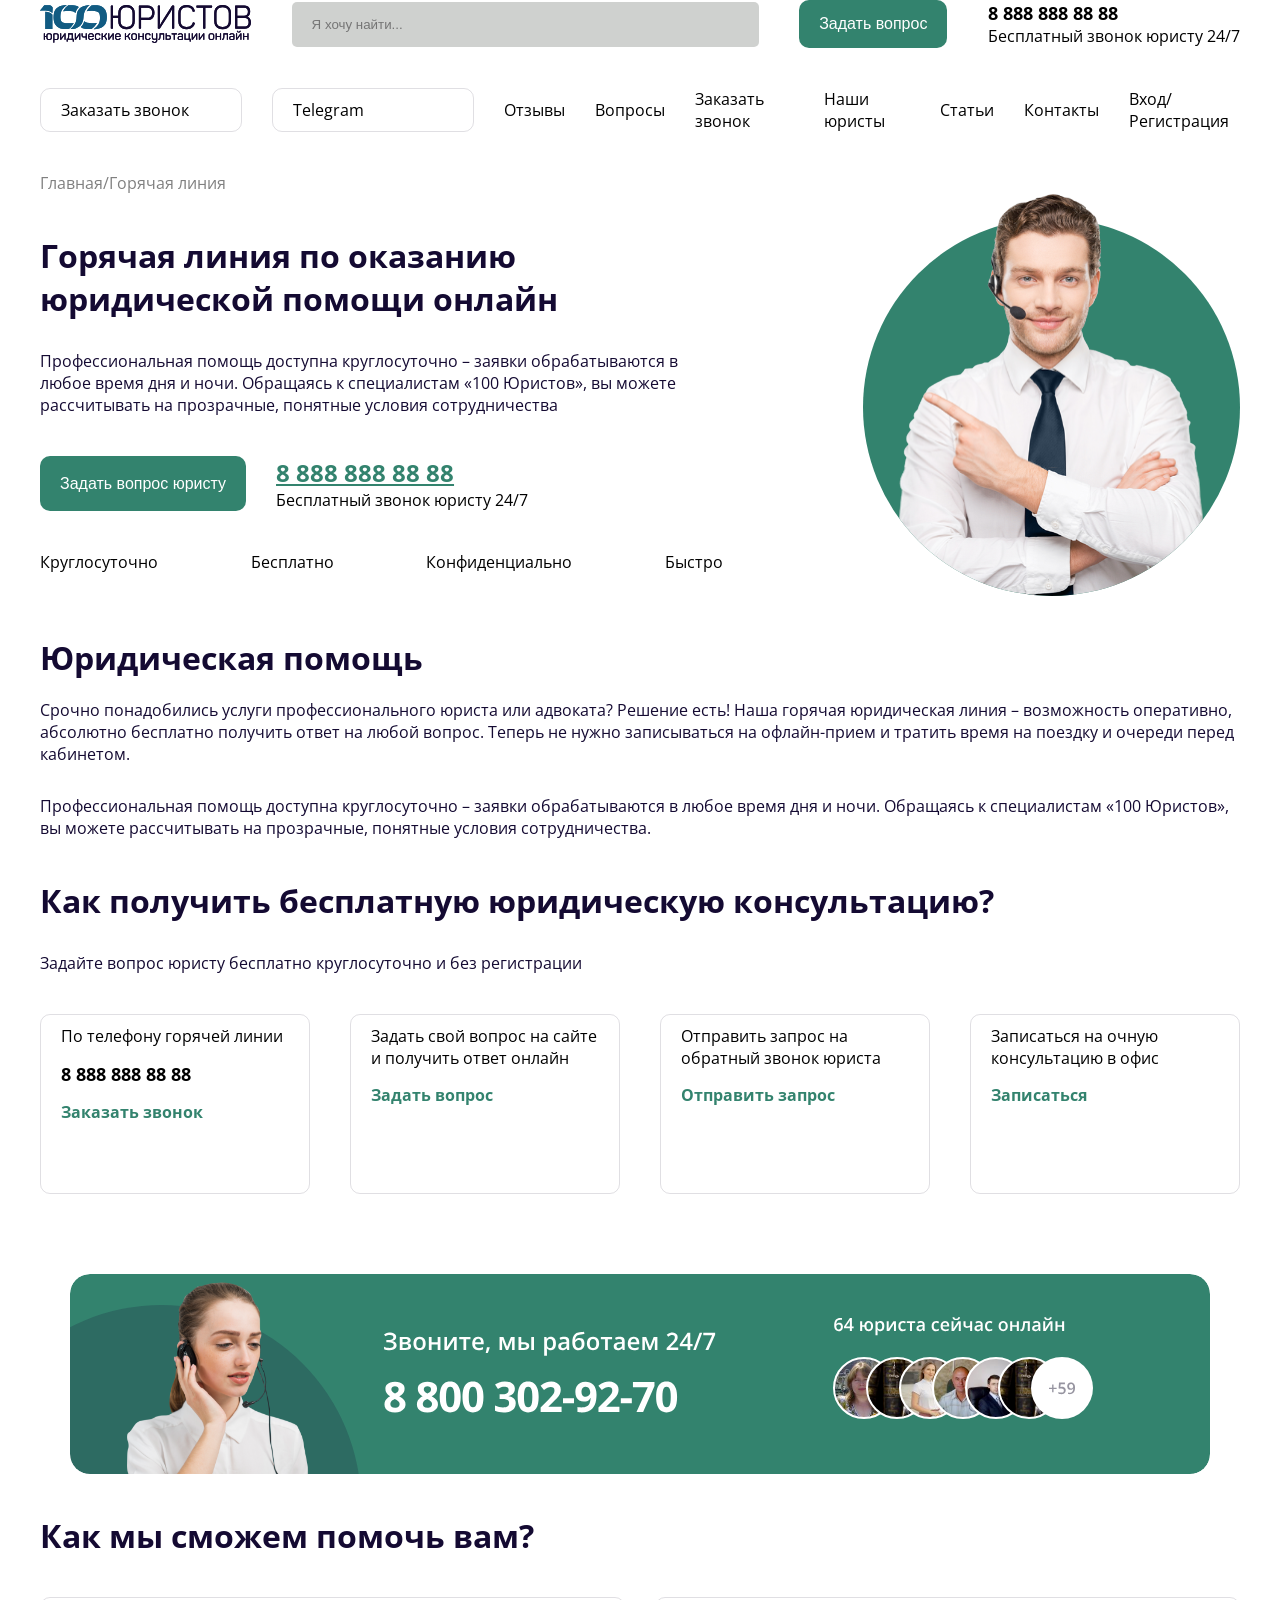
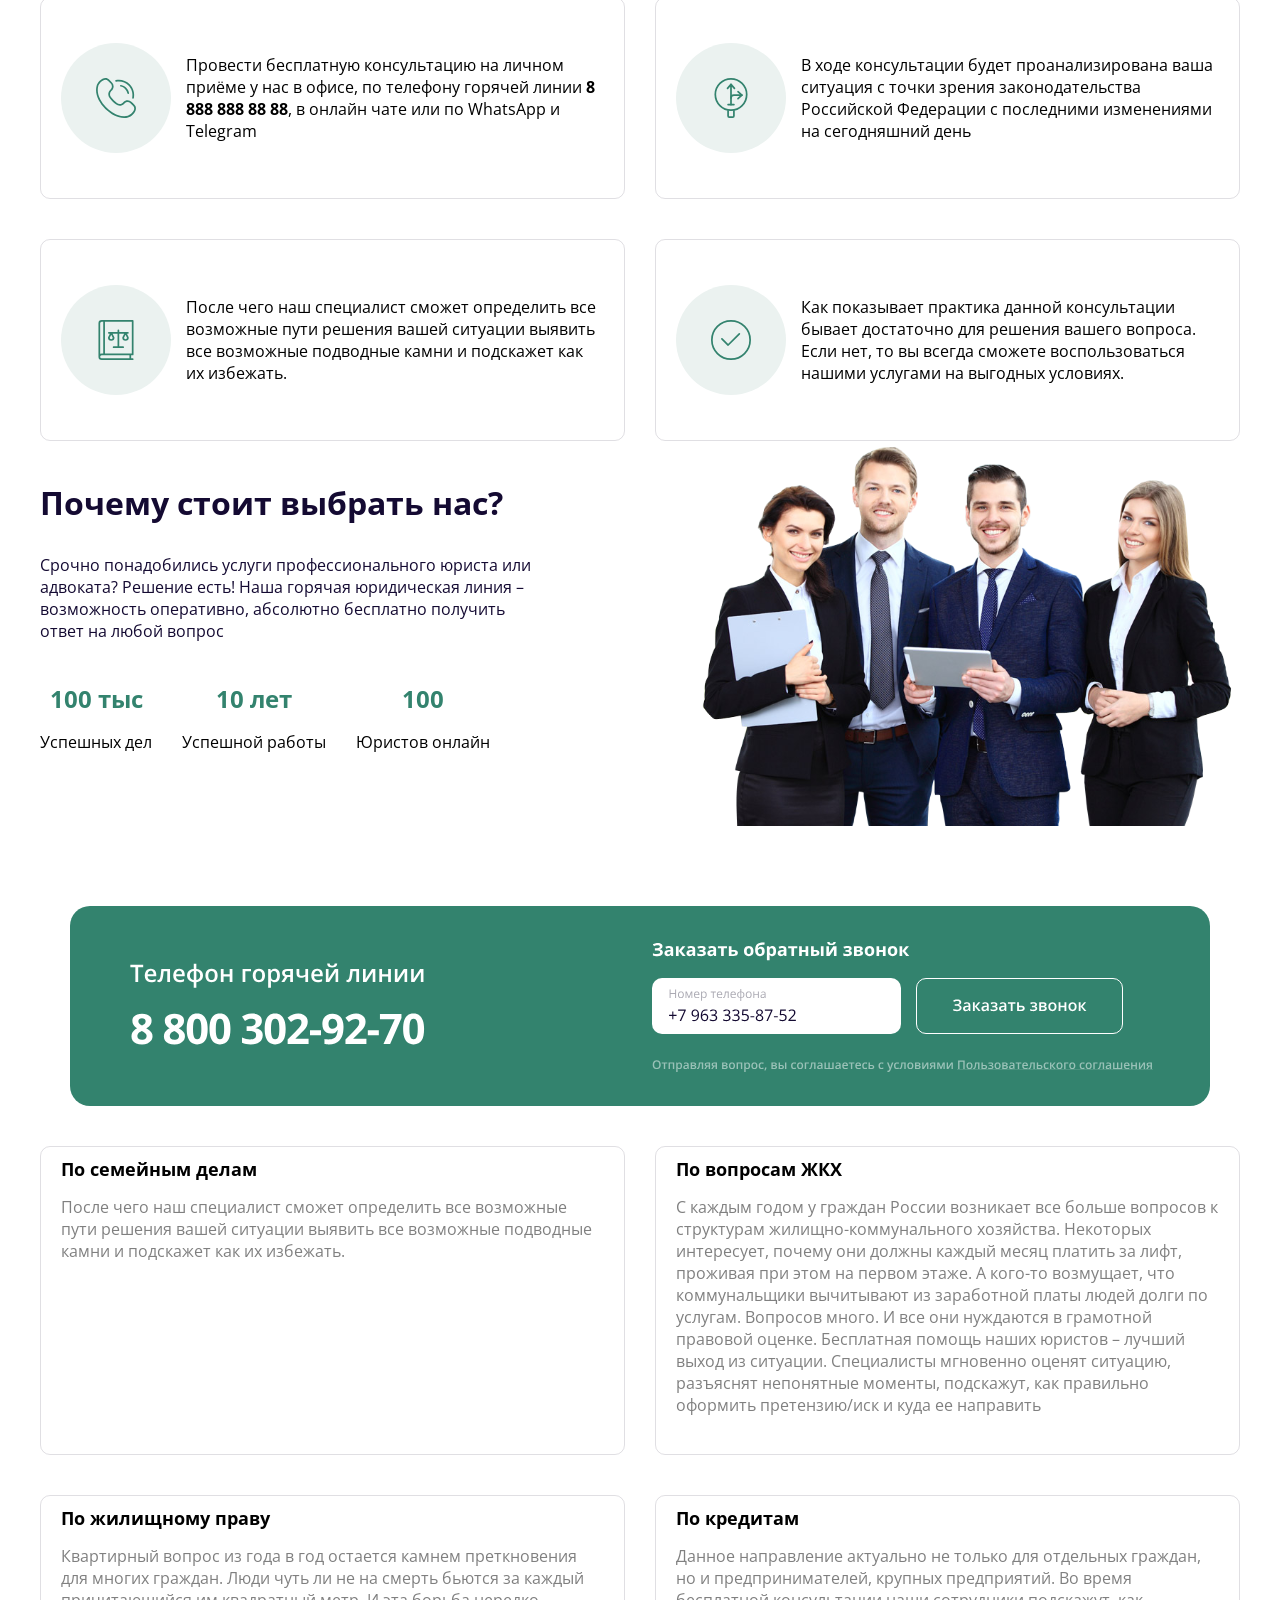
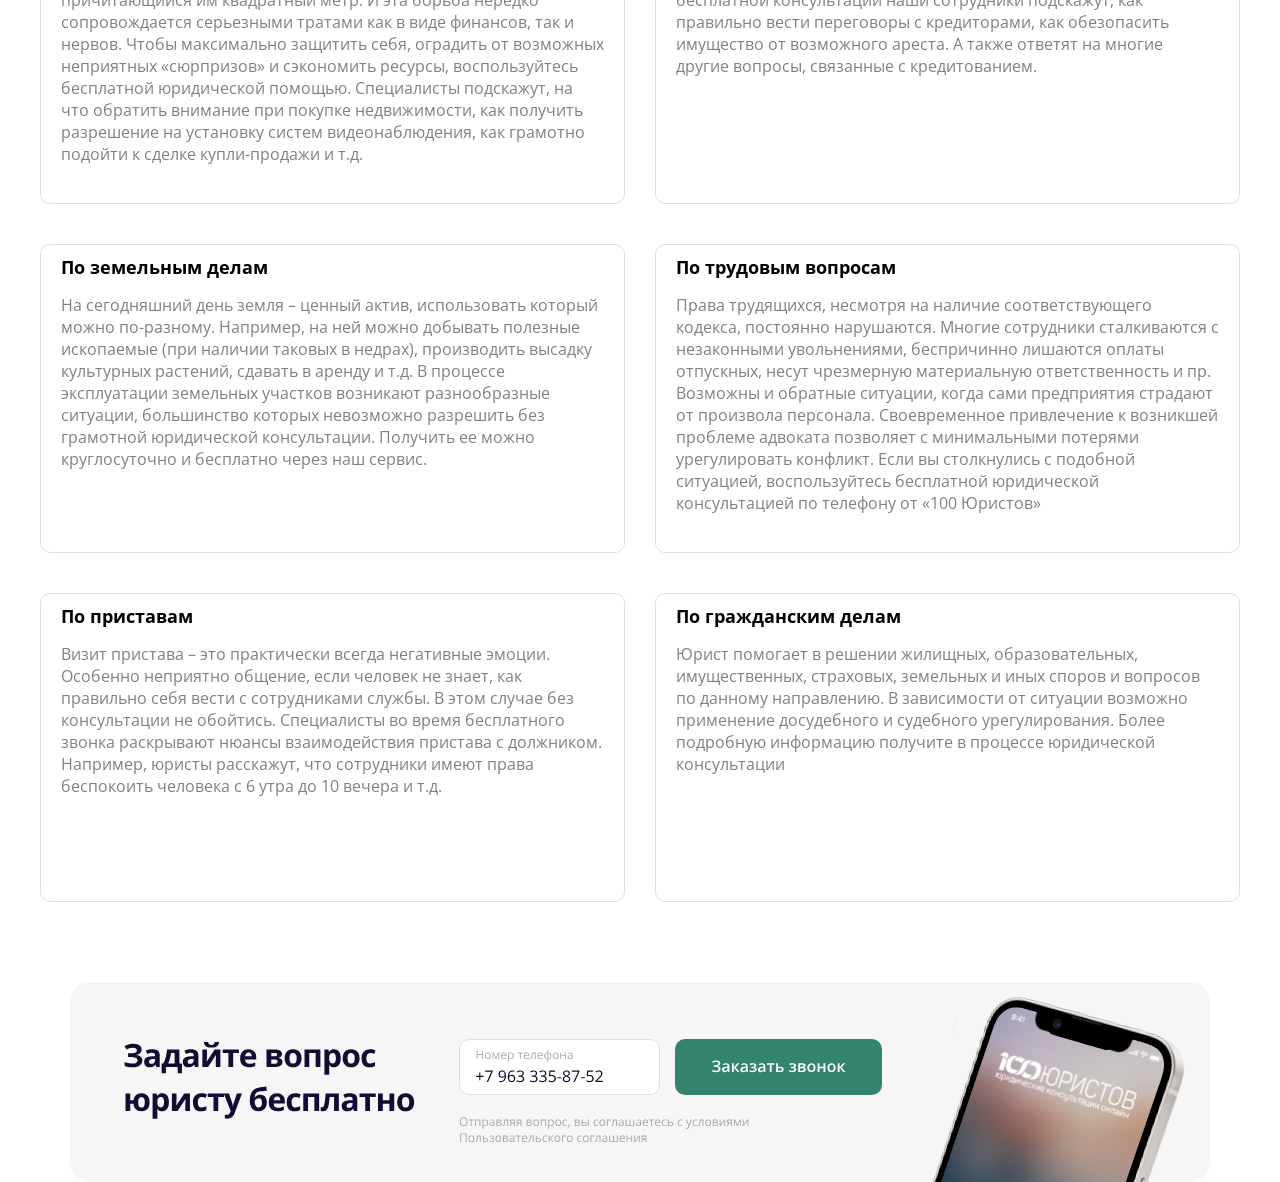
<file: .vscode/index.html>
<!DOCTYPE html>
<html lang="en">
<head>
    <meta charset="UTF-8">
    <meta name="viewport" content="width=device-width, initial-scale=1.0">
    <link rel="stylesheet" href="style.css">
    <link rel="preconnect" href="https://fonts.googleapis.com">
    <link rel="preconnect" href="https://fonts.gstatic.com" crossorigin>
    <link href="https://fonts.googleapis.com/css2?family=Open+Sans:ital,wght@0,300..800;1,300..800&display=swap" rel="stylesheet">
    <title>Document</title>
</head>
<body>
    <div class="header">
       <img src="/img/Frame.svg" alt="лого"> </img>
       <input class="search" type="text" placeholder="Я хочу найти..."/>
            <button class="ask-btn">Задать вопрос</button>

       <div class="contacts">
        <span class="phone-number">8 888 888 88 88</span>
        <span class="contract-info">Бесплатный звонок юристу 24/7</span>
       </div>
    </div>

    <div class="menu">
       <div class="menu-border"> 
            <a href="#">Заказать звонок</a>
        </div>
        <div class="menu-border1">
            <a href="#">Telegram</a>
        </div>
        <a href="#">Отзывы</a>
        <a href="#">Вопросы</a>
        <a href="#">Заказать звонок</a>
        <a href="#">Наши юристы</a>
        <a href="#">Статьи</a>
        <a href="#">Контакты</a>
        <a href="#">Вход/Регистрация</a>
        </div>
 
    <div class="headglav">
        <a href="#">Главная/Горячая линия</a>
    </div>

    <div class="line">
        <div class="textline">
            <div class="line1">
            <h5>Горячая линия по оказанию юридической помощи онлайн</h5>
            </div>
            <div class="line2">
            <p>Профессиональная помощь доступна круглосуточно – заявки обрабатываются в любое время дня и ночи. Обращаясь к специалистам «100 Юристов», вы можете рассчитывать на прозрачные, понятные условия сотрудничества</p>
            </div>
            <div class="yourist">
        <button class="ask-btn">Задать вопрос юристу</button>
        <div class="contacts">
        <h2 class="phone">8 888 888 88 88</h2>
        <span class="contract-info">Бесплатный звонок юристу 24/7</span>
       </div>
       
    </div>
    <div class="menu2">
        <a href="#">Круглосуточно</a>
        <a href="#">Бесплатно</a>
        <a href="#">Конфиденциально</a>
        <a href="#">Быстро</a>
        </div>
        </div>
        <img src="/img/men.svg" alt="">
        
    </div>


        <div class="line1">
            <h5>Юридическая помощь</h5>
          <div class="line2">Срочно понадобились услуги профессионального юриста или адвоката? Решение есть! Наша горячая юридическая линия – возможность оперативно, абсолютно бесплатно получить ответ на любой вопрос. Теперь не нужно записываться на офлайн-прием и тратить время на поездку и очереди перед кабинетом.

            <p>Профессиональная помощь доступна круглосуточно – заявки обрабатываются в любое время дня и ночи. Обращаясь к специалистам «100 Юристов», вы можете рассчитывать на прозрачные, понятные условия сотрудничества.</div>
        </div>
    
        <div class="line1">
            <h5>Как получить бесплатную юридическую консультацию?</h5>
            <div class="line2"><p>Задайте вопрос юристу бесплатно круглосуточно и без регистрации</p>
        </div>
    </div>
    <div class="menu">
       <div class="instruct-border"> 
            <a href="#">По телефону горячей линии</a>
            <span class="phone-number">8 888 888 88 88</span>
            <h2>Заказать звонок</h2>
            </div>

            <div class="instruct-border"> 
            <a href="#">Задать свой вопрос на сайте и получить ответ онлайн</a>
            <h2>Задать вопрос</h2>
            </div>

            <div class="instruct-border"> 
            <a href="#">Отправить запрос на обратный звонок юриста</a>
            <h2>Отправить запрос</h2>
            </div>

            <div class="instruct-border"> 
            <a href="#">Записаться на очную консультацию в офис</a>
            <h2>Записаться</h2>
        </div>
        </div>
        <div class="devushka"><img src="/Frame 40.svg" alt=""> </div>

        <div class="line1">
        <h5>Как мы сможем помочь вам? </h5>
    </div>
        <div class="menu228">
       <div class="instruct2-border"> 
        <img src="/img/Frame 38.svg" alt="" style="width: 110px; height: 110px;">
            <a href="#">Провести бесплатную консультацию на личном приёме у нас в офисе, по телефону горячей линии <b>8 888 888 88 88</b>, в онлайн чате или по WhatsApp и Telegram</a>
            </div>

            <div class="instruct2-border"> 
                 <img src="/img/Frame 38 (1).svg" alt="" style="width: 110px; height: 110px;">
            <a href="#">В ходе консультации будет проанализирована ваша ситуация с точки зрения законодательства Российской Федерации с последними изменениями на сегодняшний день</a>
            </div>
        </div>
        <div class="menu228">
             
            <div class="instruct2-border">
             <img src="/img/Frame 38 (2).svg" alt="" style="width: 110px; height: 110px;">
            <a href="#">После чего наш специалист сможет определить все возможные пути решения вашей ситуации выявить все возможные подводные камни и подскажет как их избежать.</a>
            </div>

            <div class="instruct2-border">
                 <img src="/img/Frame 38 (3).svg" alt="" style="width: 110px; height: 110px;"> 
            <a href="#">Как показывает практика данной консультации бывает достаточно для решения вашего вопроса. Если нет, то вы всегда сможете воспользоваться нашими услугами на выгодных условиях.</a>
        </div>
        </div>
        

         <div class="line">
        <div class="textline">
            <div class="line1">
            <h5>Почему стоит выбрать нас?</h5>
            </div>
            <div class="line2">
            <p>Срочно понадобились услуги профессионального юриста или адвоката? Решение есть! Наша горячая юридическая линия – возможность оперативно, абсолютно бесплатно получить ответ на любой вопрос</p>
            </div>
            <div class="yourist2">
        <div class="klass">
        <h2>100 тыс</h2>
        <p>Успешных дел</p>
        </div>
         <div class="klass">
        <h2>10 лет</h2>
        <p>Успешной работы</p>
        </div>
         <div class="klass">
        <h2>100</h2>
        <p>Юристов онлайн</p>
        </div>
        
       </div>
       
    </div>
   
        <img src="/img/pngegg (4) 1.svg" alt="">

        
    </div>
    <div class="devushka"><img src="/img/swwwggg.svg" alt=""></div>

     <div class="menu2288">
             
            <div class="instruct22-border">
             <div class="phone-number">По семейным делам</div>
            <a>После чего наш специалист сможет определить все возможные пути решения вашей ситуации выявить все возможные подводные камни и подскажет как их избежать.</a>
            </div>

            <div class="instruct22-border">
            <div class="phone-number">По вопросам ЖКХ</div>
             <a>С каждым годом у граждан России возникает все больше вопросов к структурам жилищно-коммунального хозяйства. Некоторых интересует, почему они должны каждый месяц платить за лифт, проживая при этом на первом этаже. А кого-то возмущает, что коммунальщики вычитывают из заработной платы людей долги по услугам. Вопросов много. И все они нуждаются в грамотной правовой оценке. Бесплатная помощь наших юристов – лучший выход из ситуации. Специалисты мгновенно оценят ситуацию, разъяснят непонятные моменты, подскажут, как правильно оформить претензию/иск и куда ее направить</a>

        </div>
</div>

    <div class="menu2288">
             
            <div class="instruct22-border">
             <div class="phone-number">По жилищному праву</div>
            <a>Квартирный вопрос из года в год остается камнем преткновения для многих граждан. Люди чуть ли не на смерть бьются за каждый причитающийся им квадратный метр. И эта борьба нередко сопровождается серьезными тратами как в виде финансов, так и нервов. Чтобы максимально защитить себя, оградить от возможных неприятных «сюрпризов» и сэкономить ресурсы, воспользуйтесь бесплатной юридической помощью. Специалисты подскажут, на что обратить внимание при покупке недвижимости, как получить разрешение на установку систем видеонаблюдения, как грамотно подойти к сделке купли-продажи и т.д.</a>
            </div>

            <div class="instruct22-border">
            <div class="phone-number">По кредитам</div>
             <a>Данное направление актуально не только для отдельных граждан, но и предпринимателей, крупных предприятий. Во время бесплатной консультации наши сотрудники подскажут, как правильно вести переговоры с кредиторами, как обезопасить имущество от возможного ареста. А также ответят на многие другие вопросы, связанные с кредитованием.</a>

        </div>
</div>

 <div class="menu2288">
             
            <div class="instruct22-border">
             <div class="phone-number">По земельным делам</div>
            <a>На сегодняшний день земля – ценный актив, использовать который можно по-разному. Например, на ней можно добывать полезные ископаемые (при наличии таковых в недрах), производить высадку культурных растений, сдавать в аренду и т.д. В процессе эксплуатации земельных участков возникают разнообразные ситуации, большинство которых невозможно разрешить без грамотной юридической консультации. Получить ее можно круглосуточно и бесплатно через наш сервис.</a>
            </div>

            <div class="instruct22-border">
            <div class="phone-number">По трудовым вопросам</div>
             <a>Права трудящихся, несмотря на наличие соответствующего кодекса, постоянно нарушаются. Многие сотрудники сталкиваются с незаконными увольнениями, беспричинно лишаются оплаты отпускных, несут чрезмерную материальную ответственность и пр. Возможны и обратные ситуации, когда сами предприятия страдают от произвола персонала. Своевременное привлечение к возникшей проблеме адвоката позволяет с минимальными потерями урегулировать конфликт. Если вы столкнулись с подобной ситуацией, воспользуйтесь бесплатной юридической консультацией по телефону от «100 Юристов»</a>

        </div>
</div>

<div class="menu2288">
             
            <div class="instruct22-border">
             <div class="phone-number">По приставам</div>
            <a>Визит пристава – это практически всегда негативные эмоции. Особенно неприятно общение, если человек не знает, как правильно себя вести с сотрудниками службы. В этом случае без консультации не обойтись. Специалисты во время бесплатного звонка раскрывают нюансы взаимодействия пристава с должником. Например, юристы расскажут, что сотрудники имеют права беспокоить человека с 6 утра до 10 вечера и т.д.</a>
            </div>

            <div class="instruct22-border">
            <div class="phone-number">По гражданским делам</div>
             <a>Юрист помогает в решении жилищных, образовательных, имущественных, страховых, земельных и иных споров и вопросов по данному направлению. В зависимости от ситуации возможно применение досудебного и судебного урегулирования. Более подробную информацию получите в процессе юридической консультации</a>

        </div>
</div>
<div class="devushka">
<img src="/Frame 43.svg" alt="">
</div>
    

</body>
</html>
</file>
<file: .vscode/style.css>
body {
    width: 1200px;
    margin: auto;
    font-family: "Open Sans";
}

.header {
    display: flex;
    align-items: center;
    justify-content: space-between;

}

.ask-btn {
    background-color: #33836e;
    border: none;
    border-radius: 10px;
    padding: 15px 20px;
    color: white;
    font-size: 16px;

}

.contacts {
    display: block;

}

.phone-number {
    font-weight: bold;
    font-size: 18px;
    display: block;
}

.search {
    width: 427px;
    border: none;
    padding: 15px 20px;
    border-radius: 5px;
    background-color: rgba(180, 184, 180, 0.644);
}

.menu {
    align-items: center;
    display: flex;
    margin-top: 40px;
    gap: 30px;
    justify-content: space-between;

}

.menu-border {

    box-sizing: border-box;
    display: flex;
    flex-direction: row;
    align-items: center;
    padding: 10px 20px;
    gap: 10px;

    width: 202px;
    height: 44px;
    border: 1px solid rgba(47, 43, 67, 0.15);
    border-radius: 10px;

    flex: none;
    order: 0;
    flex-grow: 0;

}

.menu-border1 {

    box-sizing: border-box;
    display: flex;
    flex-direction: row;
    align-items: center;
    padding: 10px 20px;
    gap: 10px;

    width: 202px;
    height: 44px;
    border: 1px solid rgba(47, 43, 67, 0.15);
    border-radius: 10px;

    flex: none;
    order: 0;
    flex-grow: 0;

}

.menu a {
    text-decoration: none;
    color: black;
}

.headglav {
    display: flex;
    flex-direction: row;
    align-items: flex-start;
    padding: 0px;
    gap: 10px;
    margin-top: 40px;
}

.headglav a {
    text-decoration: none;
    color: grey;
}

.line {
    display: flex;
    gap: 140px;

}

.line1 {

    /* width: 657px; */
    font-size: 38px;
    margin-top: 40px;
    color: #140A32;

}

.line2 {

    /* width: 657px; */
    font-size: 16px;
    /* line-height: 160%; */
    color: #140A32;
    margin-top: 20px;
}

.line2 p {
    margin-top: 30px;
}

h3 {
    margin: 0px;
    padding: 0px;
}

h2 {
    color: #33836e;
    margin: 0;

}


h5 {
    margin: 0;
}

p {}

.headgla2 a {
    text-decoration: none;
    color: grey;
}

.yourist {
    display: flex;
    gap: 30px;
    margin-top: 40px;
}

.phone {
    text-decoration: underline;
    display: block;
    color: #33836e;
}

.menu2 {
    align-items: center;
    display: flex;
    margin-top: 40px;
    gap: 20px;
    justify-content: space-between;
}

.menu2 a {
    text-decoration: none;
    color: black;
}

.instruct-border {
    box-sizing: border-box;
    display: flex;
    flex-direction: column;

    padding: 10px 20px;
    gap: 15px;

    width: 270px;
    height: 180px;
    border: 1px solid rgba(47, 43, 67, 0.15);
    border-radius: 10px;

    flex: none;
    order: 0;
    flex-grow: 0;
}

.menu h2 {
    font-size: 16px;
}

.devushka {
    margin-top: 80px;
    display: flex;
    justify-content: center;
}

.instruct2-border {
    display: flex;

    align-items: center;
    padding: 10px 20px;
    gap: 15px;

    width: 560px;
    height: 180px;
    border: 1px solid rgba(47, 43, 67, 0.15);
    border-radius: 10px;


}

.menu228 h2 {
    font-size: 16px;
}

.menu228 a {
    text-decoration: none;
    color: black;
}

.menu228 {
    align-items: center;
    display: flex;
    margin-top: 40px;
    gap: 30px;
    justify-content: space-between;
}

.yourist2 {
    display: flex;
    gap: 30px;
    margin-top: 40px;
}

.klass {
    display: flex;
    flex-direction: column;
    align-items: center;
}

.menu2288 h2 {
    font-size: 16px;
}

.menu2288 a {
    text-decoration: none;
    color: black;
}

.menu2288 {
    align-items: center;
    display: flex;
    margin-top: 40px;
    gap: 30px;
    justify-content: space-between;
}

.instruct22-border {
    display: flex;
    flex-direction: column;

    padding: 10px 20px;
    gap: 15px;

    width: 560px;
    height: 287px;
    border: 1px solid rgba(47, 43, 67, 0.15);
    border-radius: 10px;
}

.instruct22-border a {
    text-decoration: none;
    color: grey;
}
</file>
